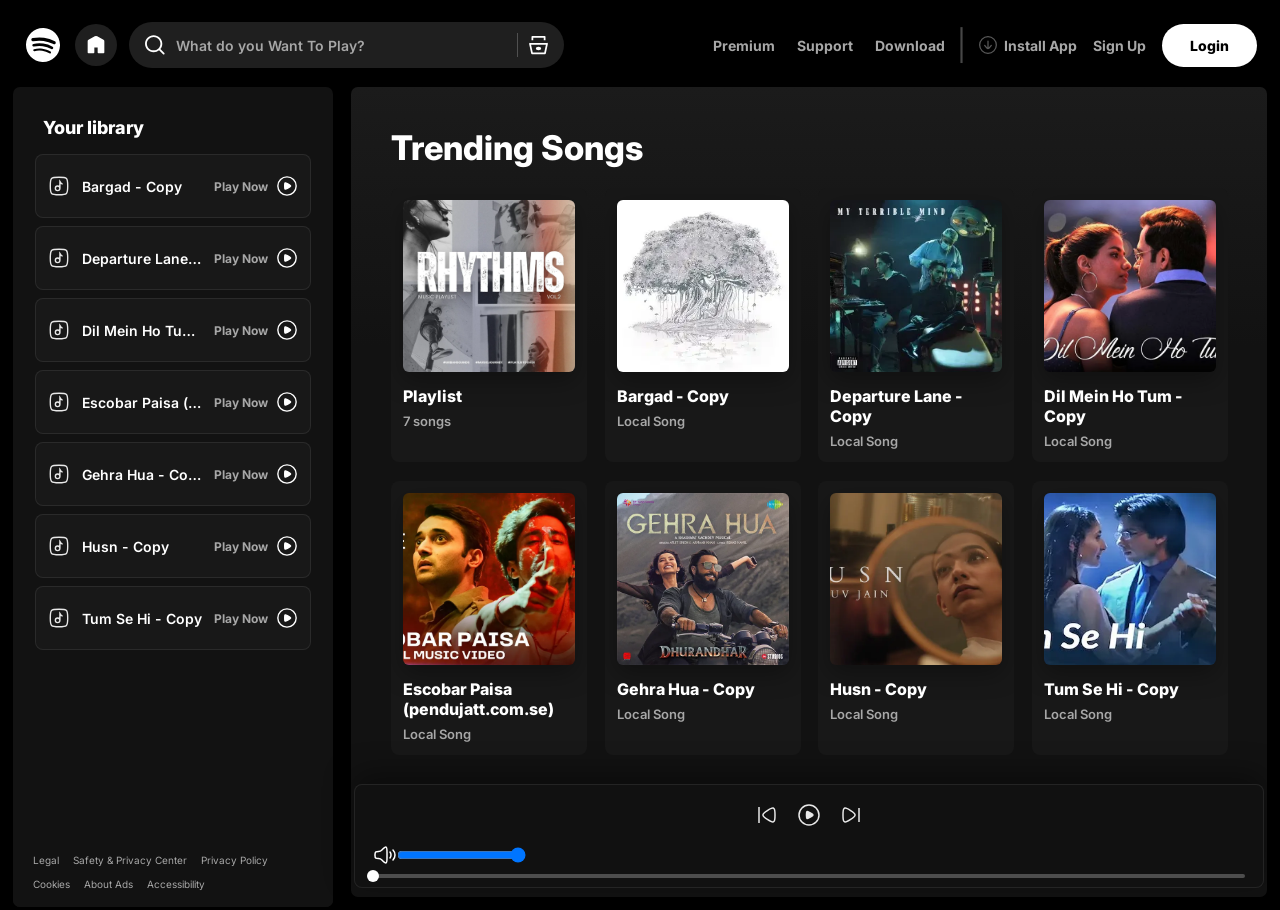
<file: index.html>
<!DOCTYPE html>
<html lang="en">

<head>
    <meta charset="UTF-8">
    <meta name="viewport" content="width=device-width, initial-scale=1.0">
    <title>Spotify - Web Player </title>
    <link rel="stylesheet" href="style.css">
    <link rel="stylesheet" href="utility.css">
</head>

<body>
    <div class="navbar bg-box">
        <button class="hamburgger" type="button" aria-label="Open library">
            <img class="invert hamburger" src="hamburger.svg" alt="">
        </button>


        <div class="topbar bg-box rounded m-1 p-1">
            <div class="logo"><svg class="invert" role="img" viewBox="0 0 24 24" class="e-10180-logo"
                    aria-label="Spotify" aria-hidden="false" height="32" data-encore-id="logoSpotify"
                    style="--encore-logo-fill-color: var(--decorative-base);">
                    <title>Spotify</title>
                    <path
                        d="M13.427.01C6.805-.253 1.224 4.902.961 11.524.698 18.147 5.853 23.728 12.476 23.99c6.622.263 12.203-4.892 12.466-11.514S20.049.272 13.427.01m5.066 17.579a.717.717 0 0 1-.977.268 14.4 14.4 0 0 0-5.138-1.747 14.4 14.4 0 0 0-5.42.263.717.717 0 0 1-.338-1.392c1.95-.474 3.955-.571 5.958-.29 2.003.282 3.903.928 5.647 1.92a.717.717 0 0 1 .268.978m1.577-3.15a.93.93 0 0 1-1.262.376 17.7 17.7 0 0 0-5.972-1.96 17.7 17.7 0 0 0-6.281.238.93.93 0 0 1-1.11-.71.93.93 0 0 1 .71-1.11 19.5 19.5 0 0 1 6.94-.262 19.5 19.5 0 0 1 6.599 2.165c.452.245.62.81.376 1.263m1.748-3.551a1.147 1.147 0 0 1-1.546.488 21.4 21.4 0 0 0-6.918-2.208 21.4 21.4 0 0 0-7.259.215 1.146 1.146 0 0 1-.456-2.246 23.7 23.7 0 0 1 8.034-.24 23.7 23.7 0 0 1 7.657 2.445c.561.292.78.984.488 1.546m13.612-.036-.832-.247c-1.67-.495-2.14-.681-2.14-1.353 0-.637.708-1.327 2.264-1.327 1.539 0 2.839.752 3.51 1.31.116.096.24.052.24-.098V6.935c0-.097-.027-.15-.098-.203-.83-.62-2.272-1.07-3.723-1.07-2.953 0-4.722 1.68-4.722 3.59 0 2.157 1.371 2.91 3.626 3.546l.973.274c1.689.478 1.998.902 1.998 1.556 0 1.097-.831 1.433-2.07 1.433-1.556 0-3.457-.911-4.35-2.025-.08-.098-.177-.053-.177.062v2.423c0 .097.01.141.08.22.743.814 2.52 1.53 4.59 1.53 2.546 0 4.456-1.485 4.456-3.784 0-1.787-1.052-2.865-3.625-3.635m10.107-1.76c-1.68 0-2.653 1.026-3.219 2.052V9.376c0-.08-.044-.124-.124-.124h-2.22c-.079 0-.123.044-.123.124V20.72c0 .08.044.124.124.124h2.22c.079 0 .123-.044.123-.124v-4.536c.566 1.025 1.521 2.034 3.237 2.034 2.264 0 3.89-1.955 3.89-4.581s-1.644-4.545-3.908-4.545m-.654 6.986c-1.185 0-2.211-1.167-2.618-2.458.407-1.362 1.344-2.405 2.618-2.405 1.211 0 2.051.92 2.051 2.423s-.84 2.44-2.051 2.44m40.633-6.826h-2.264c-.08 0-.115.017-.15.097l-2.282 5.483-2.29-5.483c-.035-.08-.07-.097-.15-.097h-3.661v-.584c0-.955.645-1.397 1.476-1.397.496 0 1.035.256 1.415.486.089.053.15-.008.115-.088l-.796-1.901a.26.26 0 0 0-.124-.133c-.389-.203-1.025-.38-1.644-.38-1.875 0-2.954 1.432-2.954 3.254v.743h-1.503c-.08 0-.124.044-.124.124v1.768c0 .08.044.124.124.124h1.503v6.668c0 .08.044.123.124.123h2.264c.08 0 .124-.044.124-.123v-6.668h1.936l2.812 6.11-1.512 3.325c-.044.098.009.142.097.142h2.414c.08 0 .116-.018.15-.097l4.997-11.355c.035-.08-.009-.141-.097-.141M54.964 9.04c-2.865 0-4.837 2.025-4.837 4.616 0 2.573 1.971 4.616 4.837 4.616 2.856 0 4.846-2.043 4.846-4.616 0-2.591-1.99-4.616-4.846-4.616m.008 7.065c-1.37 0-2.343-1.043-2.343-2.45 0-1.405.973-2.449 2.343-2.449 1.362 0 2.335 1.043 2.335 2.45 0 1.406-.973 2.45-2.335 2.45m33.541-6.334a1.24 1.24 0 0 0-.483-.471 1.4 1.4 0 0 0-.693-.17q-.384 0-.693.17a1.24 1.24 0 0 0-.484.471q-.174.302-.174.681 0 .375.174.677.175.3.484.471t.693.17.693-.17.483-.471.175-.676q0-.38-.175-.682m-.211 1.247a1 1 0 0 1-.394.39 1.15 1.15 0 0 1-.571.14 1.16 1.16 0 0 1-.576-.14 1 1 0 0 1-.391-.39 1.14 1.14 0 0 1-.14-.566q0-.316.14-.562t.391-.388.576-.14q.32 0 .57.14.253.141.395.39t.142.565q0 .312-.142.56m-19.835-5.78c-.85 0-1.468.6-1.468 1.396s.619 1.397 1.468 1.397c.866 0 1.485-.6 1.485-1.397 0-.796-.619-1.397-1.485-1.397m19.329 5.19a.31.31 0 0 0 .134-.262q0-.168-.132-.266-.132-.099-.381-.099h-.588v1.229h.284v-.489h.154l.374.489h.35l-.41-.518a.5.5 0 0 0 .215-.084m-.424-.109h-.26v-.3h.27q.12 0 .184.036a.12.12 0 0 1 .065.116.12.12 0 0 1-.067.111.4.4 0 0 1-.192.037M69.607 9.252h-2.263c-.08 0-.124.044-.124.124v8.56c0 .08.044.123.124.123h2.263c.08 0 .124-.044.124-.123v-8.56c0-.08-.044-.124-.124-.124m-3.333 6.605a2.1 2.1 0 0 1-1.053.257c-.725 0-1.185-.425-1.185-1.362v-3.484h2.211c.08 0 .124-.044.124-.124V9.376c0-.08-.044-.124-.124-.124h-2.21V6.944c0-.097-.063-.15-.15-.08l-3.954 3.113c-.053.044-.07.088-.07.16v1.007c0 .08.044.124.123.124h1.539v3.855c0 2.087 1.203 3.06 2.918 3.06.743 0 1.46-.194 1.884-.442.062-.035.07-.07.07-.133v-1.68c0-.088-.044-.115-.123-.07"
                        transform="translate(-0.95,0)"></path>
                </svg></div>
            <div class="circle bg-box">
                <button class="btn1">
                    <svg class="invert" viewBox="0 0 24 24">
                        <path
                            d="M13.5 1.515a3 3 0 0 0-3 0L3 5.845a2 2 0 0 0-1 1.732V21a1 1 0 0 0 1 1h6a1 1 0 0 0 1-1v-6h4v6a1 1 0 0 0 1 1h6a1 1 0 0 0 1-1V7.577a2 2 0 0 0-1-1.732z" />
                    </svg>
                </button>
            </div>
            <div class="search_bar bg-grey">

                <div class="search bg-grey">
                    <svg class="invert" xmlns="http://www.w3.org/2000/svg" data-encore-id="icon" role="img"
                        aria-hidden="true" class="e-10180-icon" viewBox="0 0 24 24">
                        <path d="M10.533 1.27893
                    C5.35215 1.27893 1.12598 5.41887 1.12598 10.5579
                    C1.12598 15.697 5.35215 19.8369 10.533 19.8369
                    C12.767 19.8369 14.8235 19.0671 16.4402 17.7794
                    L20.7929 22.132
                    C21.1834 22.5226 21.8166 22.5226 22.2071 22.132
                    C22.5976 21.7415 22.5976 21.1083 22.2071 20.7178
                    L17.8634 16.3741
                    C19.1616 14.7849 19.94 12.7634 19.94 10.5579
                    C19.94 5.41887 15.7138 1.27893 10.533 1.27893
                    Z
                    M3.12598 10.5579
                    C3.12598 6.55226 6.42768 3.27893 10.533 3.27893
                    C14.6383 3.27893 17.94 6.55226 17.94 10.5579
                    C17.94 14.5636 14.6383 17.8369 10.533 17.8369
                    C6.42768 17.8369 3.12598 14.5636 3.12598 10.5579
                    Z" />
                    </svg>

                </div>
                <div class="Text1 bg-grey">
                    <span>What do you Want To Play?</span>
                </div>
                <div class="searchbar_icons">

                    <div class="searchbar_icon1">
                        <div class="icon">
                            <span>&#10072</span>
                        </div>
                        <div class="btn2">

                            <div class="searchbar_icon2">
                                <svg class="invert" data-encore-id="icon" role="img" aria-hidden="true"
                                    class="e-10180-icon" viewBox="0 0 24 24">
                                    <path d="M15 15.5c0 1.105-1.343 2-3 2s-3-.895-3-2 1.343-2 3-2 3 .895 3 2"></path>
                                    <path
                                        d="M1.513 9.37A1 1 0 0 1 2.291 9h19.418a1 1 0 0 1 .979 1.208l-2.339 11a1 1 0 0 1-.978.792H4.63a1 1 0 0 1-.978-.792l-2.339-11a1 1 0 0 1 .201-.837zM3.525 11l1.913 9h13.123l1.913-9zM4 2a1 1 0 0 1 1-1h14a1 1 0 0 1 1 1v4h-2V3H6v3H4z">
                                    </path>
                                </svg>
                            </div>
                        </div>
                    </div>

                </div>
            </div>
            <div class="nav">
                <a href="#">Premium</a>
                <a href="#">Support</a>
                <a href="#">Download</a>
            </div>
            <span class="cursor">|</span>

            <div class="button">
                <button class="btn-3"> <svg class="invert" xmlns="http://www.w3.org/2000/svg" viewBox="0 0 24 24"
                        width="24" height="24" color="currentColor" fill="none" stroke="currentColor" stroke-width="1.5"
                        stroke-linecap="round" stroke-linejoin="round">
                        <path
                            d="M22 12C22 17.5228 17.5228 22 12 22C6.47715 22 2 17.5228 2 12C2 6.47715 6.47715 2 12 2C17.5228 2 22 6.47715 22 12Z" />
                        <path
                            d="M16 12.5C16 12.5 13.054 16.4999 12 16.4999C10.9459 16.4999 8 12.4999 8 12.4999M12 15.9999V7.49994" />
                    </svg>Install App</button>
                <button class="btn-3">Sign Up</button>
                <button class="btn-Login">Login</button>
            </div>
        </div>

        <div class="container flex bg-box">

            <div class="left">
                <div class="library bg-grey rounded m-1 p-1">
                    <div class="heading">

                        <h2>
                            Your library
                        </h2>
                    </div>
                    <div class="songsLists">
                        <ul>

                        </ul>
                    </div>
                    <div class="footer">

                        <div><a href="https://www.spotify.com/in-en/legal/">Legal</a></div>
                        <div><a href="https://www.spotify.com/in-en/safetyandprivacy/">Safety &amp; Privacy Center</a>
                        </div>

                        <div><a href="https://www.spotify.com/in-en/legal/privacy-policy/">Privacy Policy</a></div>
                        <div><a href="https://www.spotify.com/in-en/legal/cookies-policy/">Cookies</a></div>
                        <div><a href="https://www.spotify.com/in-en/legal/privacy-policy/#s3">About Ads</a></div>
                        <div><a href="https://www.spotify.com/in-en/accessibility/">Accessibility</a></div>

                    </div>
                </div>

            </div>
            <div class="right bg-grey rounded m-1 p-1">
                <div class="Trending-Songs">
                    <h1>Trending Songs</h1>
                    <div class="cardContainer">
                        <div class="card">
                            <div class="play">
                                <svg xmlns="http://www.w3.org/2000/svg" viewBox="0 0 24 24">
                                    <path
                                        d="M18.8906 12.846C18.5371 14.189 16.8667 15.138 13.5257 17.0361C10.296 18.8709 8.6812 19.7884 7.37983 19.4196C6.8418 19.2671 6.35159 18.9776 5.95624 18.5787C5 17.6139 5 15.7426 5 12C5 8.2574 5 6.3861 5.95624 5.42132C6.35159 5.02245 6.8418 4.73288 7.37983 4.58042C8.6812 4.21165 10.296 5.12907 13.5257 6.96393C16.8667 8.86197 18.5371 9.811 18.8906 11.154C19.0365 11.7084 19.0365 12.2916 18.8906 12.846Z" />
                                </svg>
                            </div>
                            <img src="https://i.scdn.co/image/ab67616d00001e02a0b438fddc00f8525e85c9fd" alt="">
                            <h2>Jaye Sajna</h2>
                            <p><a href="">Shashwat Sachdeva</a>,</p>
                            <p><a href="">Jasmine Sandlas</a>,</p>
                            <p><a href="">Santinder Sartaaj</a>.</p>
                        </div>
                        <div class="card">
                            <img src="https://i.scdn.co/image/ab67616d00001e026b4ccafab16e7c4ff54319ab" alt="">
                            <div class="play">
                                <svg xmlns="http://www.w3.org/2000/svg" viewBox="0 0 24 24">
                                    <path
                                        d="M18.8906 12.846C18.5371 14.189 16.8667 15.138 13.5257 17.0361C10.296 18.8709 8.6812 19.7884 7.37983 19.4196C6.8418 19.2671 6.35159 18.9776 5.95624 18.5787C5 17.6139 5 15.7426 5 12C5 8.2574 5 6.3861 5.95624 5.42132C6.35159 5.02245 6.8418 4.73288 7.37983 4.58042C8.6812 4.21165 10.296 5.12907 13.5257 6.96393C16.8667 8.86197 18.5371 9.811 18.8906 11.154C19.0365 11.7084 19.0365 12.2916 18.8906 12.846Z" />
                                </svg>
                            </div>
                            <h2>Bheegi Bheegi</h2>
                            <p><a href="">A.R. Ameen</a>,
                                <a href="">A.R Rahman</a>,
                                <a href="">Jasleen Royal</a>.
                            </p>
                        </div>
                        <div class="card">
                            <img src="https://i.scdn.co/image/ab67616d00001e022ee6259a91835039a96dc674" alt="">
                            <div class="play">
                                <svg xmlns="http://www.w3.org/2000/svg" viewBox="0 0 24 24">
                                    <path
                                        d="M18.8906 12.846C18.5371 14.189 16.8667 15.138 13.5257 17.0361C10.296 18.8709 8.6812 19.7884 7.37983 19.4196C6.8418 19.2671 6.35159 18.9776 5.95624 18.5787C5 17.6139 5 15.7426 5 12C5 8.2574 5 6.3861 5.95624 5.42132C6.35159 5.02245 6.8418 4.73288 7.37983 4.58042C8.6812 4.21165 10.296 5.12907 13.5257 6.96393C16.8667 8.86197 18.5371 9.811 18.8906 11.154C19.0365 11.7084 19.0365 12.2916 18.8906 12.846Z" />
                                </svg>
                            </div>
                            <h2>Ranjha</h2>
                            <p><a href="">Diljit Dosanjh</a>,
                                <a href="">Sia</a>,
                                <a href="">David Guetta</a>.
                            </p>
                        </div>
                        <div class="card">
                            <img src="https://i.scdn.co/image/ab67616d00001e02e6834980df02312e59e5a131" alt="">
                            <div class="play">
                                <svg xmlns="http://www.w3.org/2000/svg" viewBox="0 0 24 24">
                                    <path
                                        d="M18.8906 12.846C18.5371 14.189 16.8667 15.138 13.5257 17.0361C10.296 18.8709 8.6812 19.7884 7.37983 19.4196C6.8418 19.2671 6.35159 18.9776 5.95624 18.5787C5 17.6139 5 15.7426 5 12C5 8.2574 5 6.3861 5.95624 5.42132C6.35159 5.02245 6.8418 4.73288 7.37983 4.58042C8.6812 4.21165 10.296 5.12907 13.5257 6.96393C16.8667 8.86197 18.5371 9.811 18.8906 11.154C19.0365 11.7084 19.0365 12.2916 18.8906 12.846Z" />
                                </svg>
                            </div>
                            <h2>Thooki-From "Vaazha 2"</h2>
                            <p><a href="">Arcado</a>,
                                <a href="">Maalavika Sundar</a>,
                                <a href="">Shabareesh Varma</a>.
                            </p>
                        </div>
                        <div class="card">
                            <img src="https://i.scdn.co/image/ab67616d00001e02388724b233043e81cfff9dcd" alt="">
                            <div class="play">
                                <svg xmlns="http://www.w3.org/2000/svg" viewBox="0 0 24 24">
                                    <path
                                        d="M18.8906 12.846C18.5371 14.189 16.8667 15.138 13.5257 17.0361C10.296 18.8709 8.6812 19.7884 7.37983 19.4196C6.8418 19.2671 6.35159 18.9776 5.95624 18.5787C5 17.6139 5 15.7426 5 12C5 8.2574 5 6.3861 5.95624 5.42132C6.35159 5.02245 6.8418 4.73288 7.37983 4.58042C8.6812 4.21165 10.296 5.12907 13.5257 6.96393C16.8667 8.86197 18.5371 9.811 18.8906 11.154C19.0365 11.7084 19.0365 12.2916 18.8906 12.846Z" />
                                </svg>
                            </div>
                            <h2>Koodappirannor- From "Vaazha 2"</h2>
                            <p><a href="">Parvatish Pradeep</a>,
                                <a href="">Sundar Santhosh</a>,
                                <a href="">Nila Raj</a>.
                                <a href="">B.K. Harinarayan</a>.
                            </p>

                        </div>
                        <div class="card">
                            <img src="https://i.scdn.co/image/ab67616d00001e02ad140d31838696a7ba2d2c4b" alt="">
                            <div class="play">
                                <svg xmlns="http://www.w3.org/2000/svg" viewBox="0 0 24 24">
                                    <path
                                        d="M18.8906 12.846C18.5371 14.189 16.8667 15.138 13.5257 17.0361C10.296 18.8709 8.6812 19.7884 7.37983 19.4196C6.8418 19.2671 6.35159 18.9776 5.95624 18.5787C5 17.6139 5 15.7426 5 12C5 8.2574 5 6.3861 5.95624 5.42132C6.35159 5.02245 6.8418 4.73288 7.37983 4.58042C8.6812 4.21165 10.296 5.12907 13.5257 6.96393C16.8667 8.86197 18.5371 9.811 18.8906 11.154C19.0365 11.7084 19.0365 12.2916 18.8906 12.846Z" />
                                </svg>
                            </div>
                            <h2>Kitab</h2>
                            <p><a href="">Mr Dutt</a>,
                                <a href="">Vipin Foji</a>,
                            </p>
                        </div>


                    </div>


                </div>
                <div class="playbar">
                    <div class="musicbar"></div>
                    <div class="seekbar">
                        <div class="circle"></div>
                    </div>

                    <div class="soninfo">
                    </div>
                    <div class="songbuttons">
                        <img id="previous" src="prevsong.svg" alt="">
                        <img id="play" src="play.svg" alt="">
                        <img id="nextt" src="nextsong.svg" alt="">
                    </div>
                    <div class="songtime">

                    </div>
                    <div class="volume">
                        <img class="invert" src="volumne.svg" alt="">
                        <div class="range">
                            <input type="range" name="volume" id="">
                        </div>
                </div>
            </div>
        </div>

        <script src="script.js"></script>

</body>

</html>
</file>
<file: style.css>
@import url('https://fonts.googleapis.com/css2?family=Inter:wght@400;500;600;700;800&display=swap');

:root {
    --bg: #000000;
    --panel: #121212;
    --panel-soft: #181818;
    --panel-hover: #242424;
    --text: #ffffff;
    --muted: #a7a7a7;
    --border: rgba(255, 255, 255, 0.08);
    --green: #1ed760;
    --topbar-height: 64px;
    --playbar-height: 86px;
}

* {
    margin: 0;
    padding: 0;
    box-sizing: border-box;
    font-family: 'Inter', Arial, sans-serif;
}

html,
body {
    width: 100%;
    min-height: 100%;
    background: var(--bg);
    color: var(--text);
}

body {
    overflow: hidden;
}

button,
a {
    font: inherit;
}

button {
    color: inherit;
}

a {
    color: inherit;
}

.invert {
    filter: invert(1);
}

.bg-box {
    background: var(--bg);
    color: var(--text);
}

.bg-grey {
    background: var(--panel);
}

.navbar {
    min-height: 100vh;
    padding: 8px;
}

.topbar {
    height: var(--topbar-height);
    display: flex;
    align-items: center;
    gap: 12px;
    padding: 0 16px;
}

.logo {
    width: 40px;
    height: 40px;
    display: flex;
    align-items: center;
    justify-content: center;
    flex: 0 0 auto;
}

.logo svg {
    width: 34px;
    height: 34px;
}

.hamburgger {
    width: 42px;
    height: 42px;
    display: none;
    align-items: center;
    justify-content: center;
    border: 0;
    border-radius: 50%;
    background: #1f1f1f;
    cursor: pointer;
}

.hamburger {
    width: 22px;
    height: 22px;
}

.circle.bg-box {
    background: transparent;
}

.btn1 {
    width: 42px;
    height: 42px;
    border: 0;
    border-radius: 50%;
    background: #1f1f1f;
    display: flex;
    align-items: center;
    justify-content: center;
    cursor: pointer;
    transition: background 0.2s ease, transform 0.2s ease;
}

.btn1:hover {
    background: #2a2a2a;
    transform: scale(1.04);
}

.btn1 svg {
    width: 20px;
    height: 20px;
}

.search_bar {
    width: min(460px, 34vw);
    height: 46px;
    display: flex;
    align-items: center;
    gap: 10px;
    padding: 0 14px;
    border: 1px solid transparent;
    border-radius: 999px;
    background: #1f1f1f;
    color: var(--muted);
    transition: border-color 0.2s ease, background 0.2s ease;
}

.search_bar:hover {
    background: #262626;
    border-color: rgba(255, 255, 255, 0.16);
}

.search {
    width: 22px;
    height: 22px;
    display: flex;
    align-items: center;
    justify-content: center;
    flex: 0 0 auto;
    background: transparent;
}

.Text1 {
    flex: 1;
    min-width: 0;
    background: transparent;
}

.Text1 span {
    display: block;
    overflow: hidden;
    text-overflow: ellipsis;
    white-space: nowrap;
    font-size: 14px;
    font-weight: 600;
}

.searchbar_icons,
.searchbar_icon1 {
    display: flex;
    align-items: center;
}

.searchbar_icon1 {
    gap: 10px;
}

.icon {
    width: 1px;
    height: 24px;
    background: rgba(255, 255, 255, 0.22);
    color: transparent;
}

.searchbar_icon2 {
    width: 21px;
    height: 21px;
}

.nav {
    margin-left: auto;
    display: flex;
    align-items: center;
    gap: 22px;
    color: var(--muted);
    font-size: 14px;
    font-weight: 700;
}

.nav a {
    color: var(--muted);
    text-decoration: none;
    transition: color 0.2s ease, transform 0.2s ease;
}

.nav a:hover,
.btn-3:hover {
    color: var(--text);
    transform: scale(1.04);
}

.cursor {
    color: rgba(255, 255, 255, 0.28);
    font-size: 30px;
    line-height: 1;
}

.button {
    display: flex;
    align-items: center;
    gap: 16px;
}

.btn-3 {
    display: flex;
    align-items: center;
    gap: 6px;
    border: 0;
    background: transparent;
    color: var(--muted);
    font-size: 14px;
    font-weight: 700;
    cursor: pointer;
    white-space: nowrap;
    transition: color 0.2s ease, transform 0.2s ease;
}

.btn-3 svg {
    width: 20px;
    height: 20px;
    flex: 0 0 auto;
    stroke: currentColor;
    fill: none;
}

.btn-Login {
    border: 0;
    border-radius: 999px;
    padding: 13px 28px;
    background: var(--text);
    color: #000000;
    font-size: 14px;
    font-weight: 800;
    cursor: pointer;
    white-space: nowrap;
    transition: transform 0.2s ease, background 0.2s ease;
}

.btn-Login:hover {
    transform: scale(1.04);
    background: #f2f2f2;
}

.container {
    display: flex;
    gap: 8px;
    height: calc(100vh - var(--topbar-height) - 16px);
}

.left {
    width: 330px;
    min-width: 300px;
}

.right {
    flex: 1;
    min-width: 0;
    position: relative;
    overflow: hidden;
    border-radius: 8px;
    background: linear-gradient(180deg, #1b1b1b 0%, #121212 260px);
}

.library {
    height: 100%;
    position: relative;
    display: flex;
    flex-direction: column;
    overflow: hidden;
    border-radius: 8px;
    background: var(--panel);
}

.heading {
    padding: 20px 20px 12px;
}

.heading h2 {
    font-size: 18px;
    font-weight: 800;
    letter-spacing: 0;
}

.songsLists {
    flex: 1;
    overflow: auto;
    padding: 4px 12px 96px;
}

.songsLists ul {
    display: flex;
    flex-direction: column;
    gap: 8px;
    padding: 0;
}

.songsLists ul li {
    list-style: none;
    min-height: 64px;
    display: flex;
    align-items: center;
    gap: 12px;
    padding: 10px 12px;
    border: 1px solid var(--border);
    border-radius: 8px;
    background: #181818;
    cursor: pointer;
    transition: background 0.2s ease, border-color 0.2s ease;
}

.songsLists ul li:hover {
    background: var(--panel-hover);
    border-color: rgba(255, 255, 255, 0.16);
}

.songsLists ul li > img {
    width: 22px;
    height: 22px;
    flex: 0 0 auto;
    opacity: 0.9;
}

.info {
    flex: 1;
    min-width: 0;
}

.info div:first-child {
    overflow: hidden;
    text-overflow: ellipsis;
    white-space: nowrap;
    font-size: 14px;
    font-weight: 600;
}

.PlayNow {
    display: flex;
    align-items: center;
    gap: 8px;
    margin-left: auto;
    white-space: nowrap;
}

.PlayNow span {
    color: var(--muted);
    font-size: 12px;
    font-weight: 700;
}

.PlayNow img {
    width: 22px;
    height: 22px;
}

.footer {
    position: absolute;
    left: 0;
    right: 0;
    bottom: 0;
    display: flex;
    flex-wrap: wrap;
    gap: 10px 14px;
    padding: 16px 20px;
    background: linear-gradient(180deg, rgba(18, 18, 18, 0), var(--panel) 24%);
    font-size: 10px;
    line-height: 1.4;
}

.footer a {
    color: var(--muted);
    text-decoration: none;
}

.footer a:hover {
    color: var(--text);
}

.Trending-Songs {
    height: 100%;
    padding: 32px 30px 128px;
    overflow: auto;
}

.Trending-Songs h1 {
    margin-bottom: 22px;
    font-size: clamp(26px, 4vw, 34px);
    line-height: 1.1;
    font-weight: 800;
}

.cardContainer {
    display: grid;
    grid-template-columns: repeat(auto-fill, minmax(165px, 1fr));
    gap: 18px;
}

.card {
    width: 100%;
    min-width: 0;
    position: relative;
    container-type: inline-size;
    padding: 12px;
    border-radius: 8px;
    background: #181818;
    overflow: hidden;
    cursor: pointer;
    transition: background 0.2s ease, transform 0.2s ease, box-shadow 0.2s ease;
}

.card:hover {
    background: #242424;
    transform: translateY(-3px);
    box-shadow: 0 14px 34px rgba(0, 0, 0, 0.34);
}

.card img {
    width: 100%;
    aspect-ratio: 1 / 1;
    height: auto;
    display: block;
    object-fit: cover;
    border-radius: 6px;
    background: #282828;
    box-shadow: 0 8px 24px rgba(0, 0, 0, 0.34);
}

.card h2 {
    margin: 14px 0 6px;
    display: -webkit-box;
    overflow: hidden;
    -webkit-box-orient: vertical;
    -webkit-line-clamp: 2;
    font-size: 16px;
    line-height: 1.25;
    font-weight: 800;
}

.card p {
    margin: 0;
    display: -webkit-box;
    overflow: hidden;
    color: var(--muted);
    -webkit-box-orient: vertical;
    -webkit-line-clamp: 2;
    font-size: 13px;
    line-height: 1.45;
    font-weight: 600;
}

.card a {
    color: var(--muted);
    text-decoration: none;
}

.card a:hover {
    color: var(--text);
    text-decoration: underline;
}

.play {
    width: 48px;
    height: 48px;
    position: absolute;
    right: 20px;
    top: calc(100cqw - 68px);
    display: flex;
    align-items: center;
    justify-content: center;
    border-radius: 50%;
    background: var(--green);
    opacity: 0;
    transform: translateY(12px);
    box-shadow: 0 8px 18px rgba(0, 0, 0, 0.35);
    transition: opacity 0.2s ease, transform 0.2s ease, background 0.2s ease;
}

.card:hover .play {
    opacity: 1;
    transform: translateY(0);
}

.play:hover {
    background: #3be477;
    transform: scale(1.05);
}

.play svg {
    width: 24px;
    height: 24px;
    fill: #000000;
}

.playbar {
    position: fixed;
    left: 354px;
    right: 16px;
    bottom: 12px;
    min-height: var(--playbar-height);
    display: grid;
    grid-template-columns: minmax(0, 1fr) auto minmax(120px, 1fr);
    align-items: center;
    gap: 16px;
    padding: 18px 18px 20px;
    border: 1px solid var(--border);
    border-radius: 8px;
    background: rgba(18, 18, 18, 0.96);
    box-shadow: 0 -10px 30px rgba(0, 0, 0, 0.38);
    backdrop-filter: blur(12px);
}

.musicbar {
    display: none;
}

.soninfo {
    min-width: 0;
    overflow: hidden;
    color: var(--text);
    text-overflow: ellipsis;
    white-space: nowrap;
    font-size: 13px;
    font-weight: 700;
}

.songbuttons {
    display: flex;
    align-items: center;
    justify-content: center;
    gap: 18px;
    filter: invert(1);
}

.songbuttons img {
    width: 24px;
    height: 24px;
    cursor: pointer;
    opacity: 0.9;
    transition: opacity 0.2s ease, transform 0.2s ease;
}

.songbuttons img:hover {
    opacity: 1;
    transform: scale(1.08);
}

.songtime {
    justify-self: end;
    color: var(--muted);
    font-size: 13px;
    font-weight: 700;
    white-space: nowrap;
}
.volume{
    display: flex;
    min-width: 100px;
}
.range{
    display: flex;
}
.seekbar {
    --seek-progress: 0%;
    position: absolute;
    left: 18px;
    right: 18px;
    bottom: 9px;
    height: 4px;
    border-radius: 999px;
    background: #4d4d4d;
    cursor: pointer;
}

.seekbar::before {
    content: "";
    position: absolute;
    inset: 0 auto 0 0;
    width: var(--seek-progress);
    border-radius: inherit;
    background: var(--green);
}

.seekbar .circle {
    width: 12px;
    height: 12px;
    position: absolute;
    top: 50%;
    left: var(--seek-progress);
    z-index: 2;
    border-radius: 50%;
    background: var(--text);
    transform: translate(-50%, -50%);
    transition: left 0.15s linear;
}

::-webkit-scrollbar {
    width: 10px;
}

::-webkit-scrollbar-track {
    background: transparent;
}

::-webkit-scrollbar-thumb {
    background: #4d4d4d;
    border: 3px solid transparent;
    border-radius: 999px;
    background-clip: content-box;
}

::-webkit-scrollbar-thumb:hover {
    background: #777777;
    border: 3px solid transparent;
    background-clip: content-box;
}

@media (max-width: 1200px) {
    .nav,
    .cursor,
    .button .btn-3:nth-child(2) {
        display: none;
    }

    .search_bar {
        width: min(430px, 48vw);
    }

    .left {
        width: 300px;
        min-width: 280px;
    }

    .playbar {
        left: 324px;
    }
}

@media (max-width: 900px) {
    body.nav-open {
        overflow: hidden;
    }

    .navbar {
        padding: 8px;
    }

    .topbar {
        gap: 10px;
        padding: 0 8px;
    }

    .hamburgger {
        display: flex;
        flex: 0 0 auto;
    }

    .logo {
        width: 36px;
    }

    .logo svg {
        width: 31px;
        height: 31px;
    }

    .btn1,
    .nav,
    .cursor,
    .button .btn-3 {
        display: none;
    }

    .search_bar {
        flex: 1;
        width: auto;
        min-width: 0;
        height: 42px;
    }

    .button {
        gap: 8px;
    }

    .btn-Login {
        padding: 11px 18px;
    }

    .container {
        height: calc(100vh - var(--topbar-height) - 16px);
    }

    .left {
        width: min(86vw, 330px);
        min-width: 0;
        position: fixed;
        top: 80px;
        left: 8px;
        bottom: 108px;
        z-index: 10;
        transform: translateX(calc(-100% - 18px));
        transition: transform 0.25s ease;
    }

    body.nav-open .left {
        transform: translateX(0);
    }

    body.nav-open::before {
        content: "";
        position: fixed;
        inset: 0;
        z-index: 9;
        background: rgba(0, 0, 0, 0.55);
    }

    .right {
        width: 100%;
    }

    .Trending-Songs {
        padding: 26px 18px 132px;
    }

    .cardContainer {
        grid-template-columns: repeat(auto-fill, minmax(145px, 1fr));
        gap: 14px;
    }

    .playbar {
        left: 16px;
        right: 16px;
        bottom: 12px;
    }
}

@media (max-width: 560px) {
    :root {
        --playbar-height: 116px;
    }

    .navbar {
        padding: 6px;
    }

    .topbar {
        height: 58px;
        gap: 8px;
        padding: 0 4px;
    }

    .hamburgger {
        width: 40px;
        height: 40px;
    }

    .logo {
        display: none;
    }

    .searchbar_icons {
        display: none;
    }

    .Text1 span {
        font-size: 13px;
    }

    .btn-Login {
        padding: 10px 14px;
        font-size: 13px;
    }

    .container {
        height: calc(100vh - 70px);
    }

    .left {
        top: 70px;
        left: 6px;
        bottom: 134px;
    }

    .heading {
        padding: 16px 16px 10px;
    }

    .songsLists {
        padding: 4px 10px 94px;
    }

    .PlayNow span {
        display: none;
    }

    .Trending-Songs {
        padding: 22px 12px 150px;
    }

    .cardContainer {
        grid-template-columns: repeat(2, minmax(0, 1fr));
        gap: 12px;
    }

    .card {
        padding: 10px;
    }

    .card h2 {
        font-size: 14px;
    }

    .card p {
        font-size: 12px;
    }

    .play {
        width: 40px;
        height: 40px;
        right: 16px;
        top: calc(100cqw - 58px);
        opacity: 1;
        transform: none;
    }

    .playbar {
        left: 8px;
        right: 8px;
        bottom: 8px;
        min-height: var(--playbar-height);
        grid-template-columns: 1fr;
        grid-template-rows: auto auto auto;
        gap: 10px;
        padding: 14px 14px 20px;
        text-align: center;
    }

    .soninfo {
        justify-self: center;
        max-width: 100%;
    }

    .songbuttons {
        order: 2;
    }

    .songtime {
        justify-self: center;
        order: 3;
        font-size: 12px;
    }
}

@media (max-width: 380px) {
    .cardContainer {
        grid-template-columns: 1fr;
    }

    .search_bar {
        padding: 0 12px;
    }

    .btn-Login {
        padding: 9px 12px;
    }
}
</file>
<file: utility.css>
.flex{
    display: flex;
}

.border{
    border: 2px red solid;
    margin: 3px;
}
.justify-center{
    justify-content: center;
}
.align{
    align-items: center;
}
.rounded{
    border-radius: 7px;
}
.m-1{
    margin: 5px;
}
.p-1{
    padding: 10px;
}
</file>
